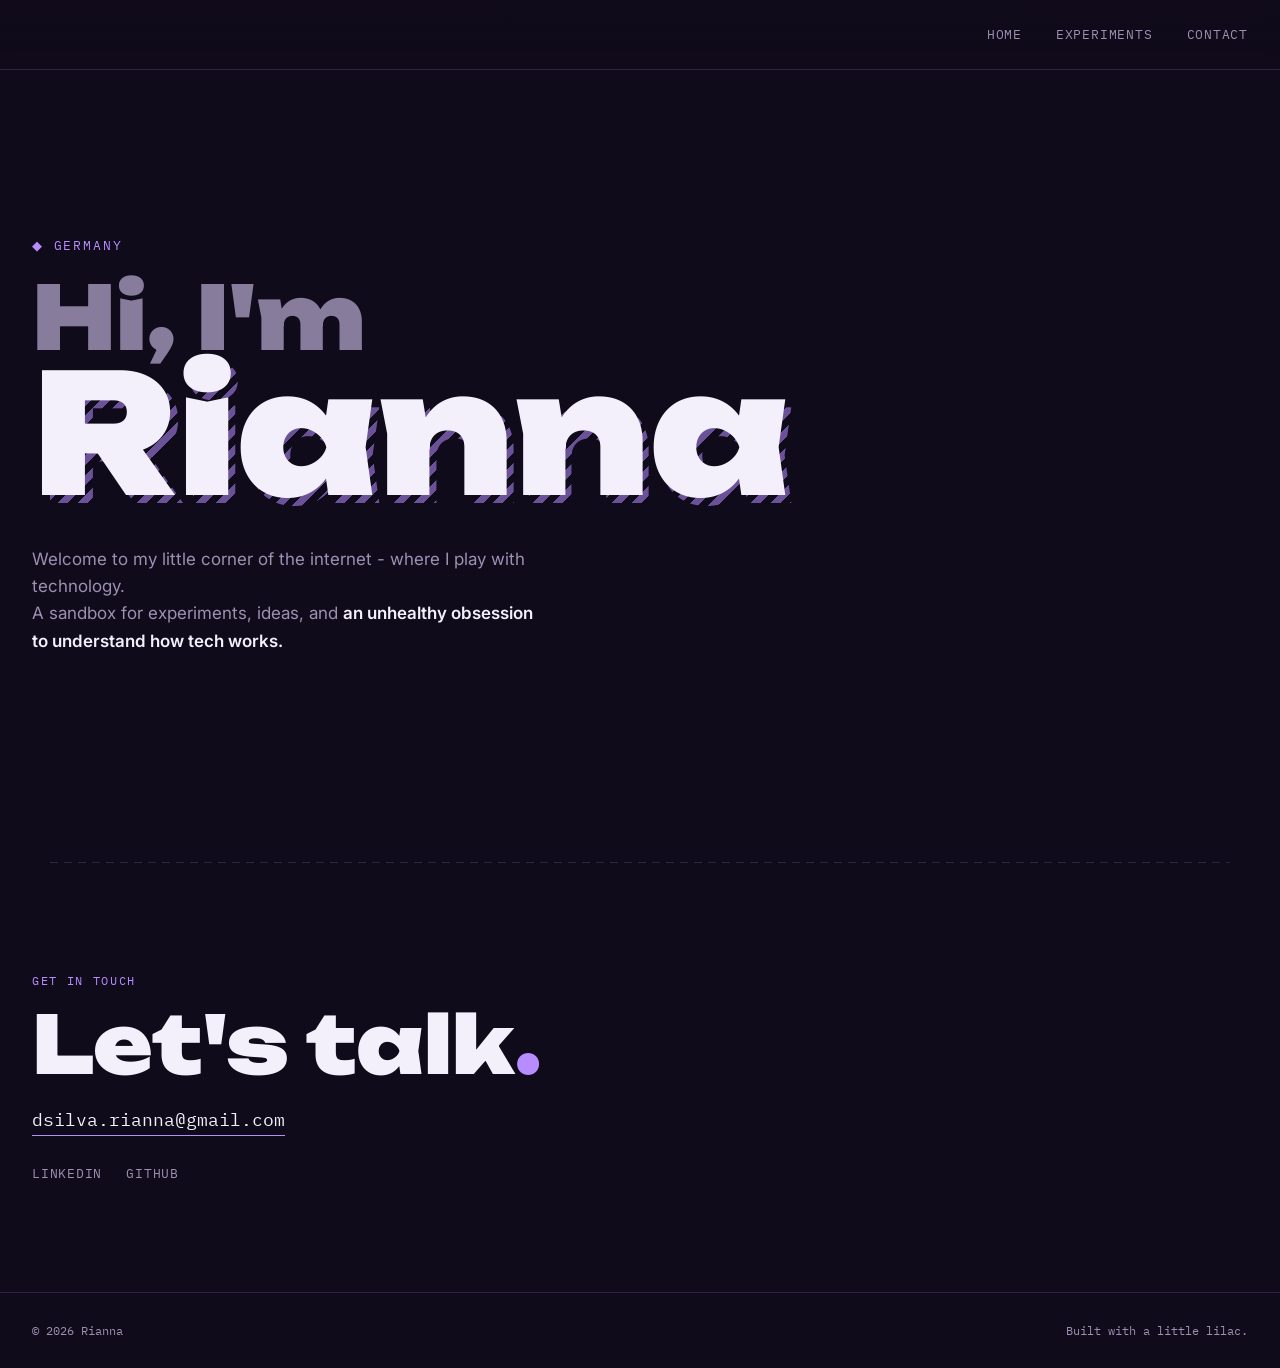
<file: index.html>
<!DOCTYPE html>
<html lang="en">
<head>
<meta charset="UTF-8">
<meta name="viewport" content="width=device-width, initial-scale=1.0">
<title>Rianna Dsilva</title>
<link rel="preconnect" href="https://fonts.googleapis.com">
<link href="https://fonts.googleapis.com/css2?family=Unbounded:wght@400;600;800;900&family=Inter:wght@400;500;600&family=IBM+Plex+Mono:wght@400;500&display=swap" rel="stylesheet">
<style>
:root{
  --bg: #100B1A;
  --bg-alt: #1A1327;
  --card: #1F1730;
  --accent: #B78CFF;
  --accent-soft: #7C5CC4;
  --text: #F4F0FB;
  --text-muted: #9C90B3;
  --line: #2E2440;
}
*{ margin:0; padding:0; box-sizing:border-box; }
html{ scroll-behavior:smooth; }
body{
  background: var(--bg);
  color: var(--text);
  font-family:'Inter', sans-serif;
  overflow-x:hidden;
}
a{ color:inherit; text-decoration:none; }

/* ---------- NAV ---------- */
.nav{
  position:sticky; top:0; z-index:50;
  display:flex; align-items:center; justify-content: flex-end;   
  padding:26px 32px;
  background:linear-gradient(180deg, rgba(16,11,26,0.92), rgba(16,11,26,0.7));
  backdrop-filter:blur(6px);
  border-bottom:1px solid var(--line);
}
.logo{
  font-family:'Unbounded', sans-serif;
  font-weight:800; font-size:18px; letter-spacing:0.02em;
}
.logo span{ color:var(--accent); }
.nav-links{ display:flex; gap:34px; font-family:'IBM Plex Mono', monospace; font-size:13px; letter-spacing:0.06em; text-transform:uppercase; }
.nav-links a{ position:relative; color:var(--text-muted); transition:color .25s; }
.nav-links a::after{
  content:''; position:absolute; left:0; bottom:-6px; width:0; height:1px; background:var(--accent);
  transition:width .25s ease;
}
.nav-links a:hover{ color:var(--text); }
.nav-links a:hover::after{ width:100%; }
.nav-links a:focus-visible, a:focus-visible{ outline:2px solid var(--accent); outline-offset:3px; }

/* ---------- HERO ---------- */
.hero{
  min-height:88vh;
  display:flex; flex-direction:column; justify-content:center;
  padding:60px 32px 100px;
  position:relative;
}
.eyebrow{
  font-family:'IBM Plex Mono', monospace;
  font-size:13px; letter-spacing:0.14em; text-transform:uppercase;
  color:var(--accent);
  margin-bottom:22px;
}
.eyebrow::before{ content:'◆ '; }
.hero-title{
  font-family:'Unbounded', sans-serif;
  font-weight:900;
  line-height:0.95;
  letter-spacing:-0.01em;
}
.line1{
  display:block;
  font-size: clamp(40px, 7vw, 88px);
  color: var(--text-muted);
  opacity:0.85;
}
.line2{
  display:block;
  font-size: clamp(70px, 13vw, 168px);
  color: var(--text);
  position:relative;
  margin-top:-6px;
}
.line2::before{
  content: attr(data-text);
  position:absolute;
  left:8px; top:8px;
  z-index:-1;
  background: repeating-linear-gradient(135deg, var(--accent) 0 7px, transparent 7px 14px);
  -webkit-background-clip:text; background-clip:text; color:transparent;
  opacity:0.55;
  pointer-events:none;
}
.ltr{
  display:inline-block;
  animation: floaty 3.6s ease-in-out infinite;
  transition: transform .2s ease, color .2s ease;
  will-change: transform;
}
.ltr:nth-child(2n){ animation-duration:4.1s; animation-delay:0.25s; }
.ltr:nth-child(3n){ animation-duration:3.2s; animation-delay:0.55s; }
.ltr:nth-child(3n+1){ animation-duration:4.5s; animation-delay:0.1s; }
.ltr:hover{
  animation-play-state: paused;
  transform: translateY(-14px) rotate(-6deg) scale(1.08);
  color: var(--accent);
}
@keyframes floaty{
  0%,100%{ transform:translateY(0) rotate(0deg); }
  50%{ transform:translateY(-6px) rotate(-1.4deg); }
}
.hero-sub{
  margin-top:34px;
  max-width:520px;
  font-size:17px;
  color:var(--text-muted);
  line-height:1.6;
}
.hero-sub strong{ color:var(--text); font-weight:600; }

/* ---------- STITCH DIVIDER ---------- */
.stitch{
  height:1px;
  background-image: linear-gradient(90deg, var(--line) 60%, transparent 40%);
  background-size: 14px 1px;
  max-width:1180px; margin:0 auto;
}

/* ---------- SECTIONS (reveal) ---------- */
section.block{ padding:110px 32px; }
.reveal{ opacity:0; transform:translateY(28px); transition:opacity .7s ease, transform .7s ease; }
.reveal.in{ opacity:1; transform:translateY(0); }

.tag-label{
  font-family:'IBM Plex Mono', monospace; font-size:12px; letter-spacing:0.14em;
  text-transform:uppercase; color:var(--accent); margin-bottom:16px; display:block;
}

/* ---------- CONTACT ---------- */
.contact{ text-align:left; }
.contact-title{ font-family:'Unbounded', sans-serif; font-weight:900; font-size:clamp(38px,7vw,80px); line-height:1; margin-bottom:24px; }
.contact-title span{ color:var(--accent); }
.email-link{
  font-family:'IBM Plex Mono', monospace; font-size:18px;
  border-bottom:1.5px solid var(--accent); padding-bottom:4px;
  transition: color .25s;
}
.email-link:hover{ color:var(--accent); }
.socials{ display:flex; gap:24px; margin-top:34px; font-family:'IBM Plex Mono', monospace; font-size:13px; text-transform:uppercase; letter-spacing:0.06em; color:var(--text-muted); }
.socials a:hover{ color:var(--text); }

footer{
  padding:30px 32px; border-top:1px solid var(--line);
  display:flex; justify-content:space-between; flex-wrap:wrap; gap:10px;
  font-family:'IBM Plex Mono', monospace; font-size:12px; color:var(--text-muted);
}

@media (max-width:760px){
  .nav-links{ gap:18px; }
}

@media (prefers-reduced-motion: reduce){
  *{ animation:none !important; transition:none !important; }
}

</style>
</head>
<body>
  <header class="nav">
    <nav class="nav-links">
      <a href="#home">Home</a>
      <a href="/experiments.html">Experiments</a>
      <a href="#contact">Contact</a>
    </nav>
  </header>

  <section class="hero">
    <p class="eyebrow">Germany</p>
    <h1 class="hero-title">
      <span class="line1">Hi, I'm</span>
      <span class="line2" id="hero-name" data-text="Rianna"></span>
    </h1>
    <p class="hero-sub">Welcome to my little corner of the internet - where I play with technology.<br> 
      A sandbox for experiments, ideas, and <strong>an unhealthy obsession to understand how tech works.</strong></p>
  </section>
  <div class="stitch"></div>

  <section id="contact" class="block reveal contact">
    <span class="tag-label">Get in touch</span>
    <h2 class="contact-title">Let's talk<span>.</span></h2>
    <a class="email-link" href="mailto:dsilva.rianna@gmail.com">dsilva.rianna@gmail.com</a>
    <div class="socials">
      <a href="https://www.linkedin.com/in/riannadsilva/">LinkedIn</a>
      <a href="https://github.com/riannadsilva">GitHub</a>
    </div>
  </section>

  <footer>
    <span>© <span id="year"></span> Rianna </span>
    <span>Built with a little lilac.</span>
  </footer>

<script>
// Split hero name into individually animated letters
const nameEl = document.getElementById('hero-name');
const nameText = nameEl.getAttribute('data-text');
nameEl.innerHTML = nameText.split('').map(ch => `<span class="ltr">${ch}</span>`).join('');

// Footer year
document.getElementById('year').textContent = new Date().getFullYear();

// Scroll reveal
const revealEls = document.querySelectorAll('.reveal');
const io = new IntersectionObserver((entries) => {
  entries.forEach(entry => {
    if (entry.isIntersecting) {
      entry.target.classList.add('in');
      io.unobserve(entry.target);
    }
  });
}, { threshold: 0.15 });
revealEls.forEach(el => io.observe(el));

</script>
</body>
</html>
</file>
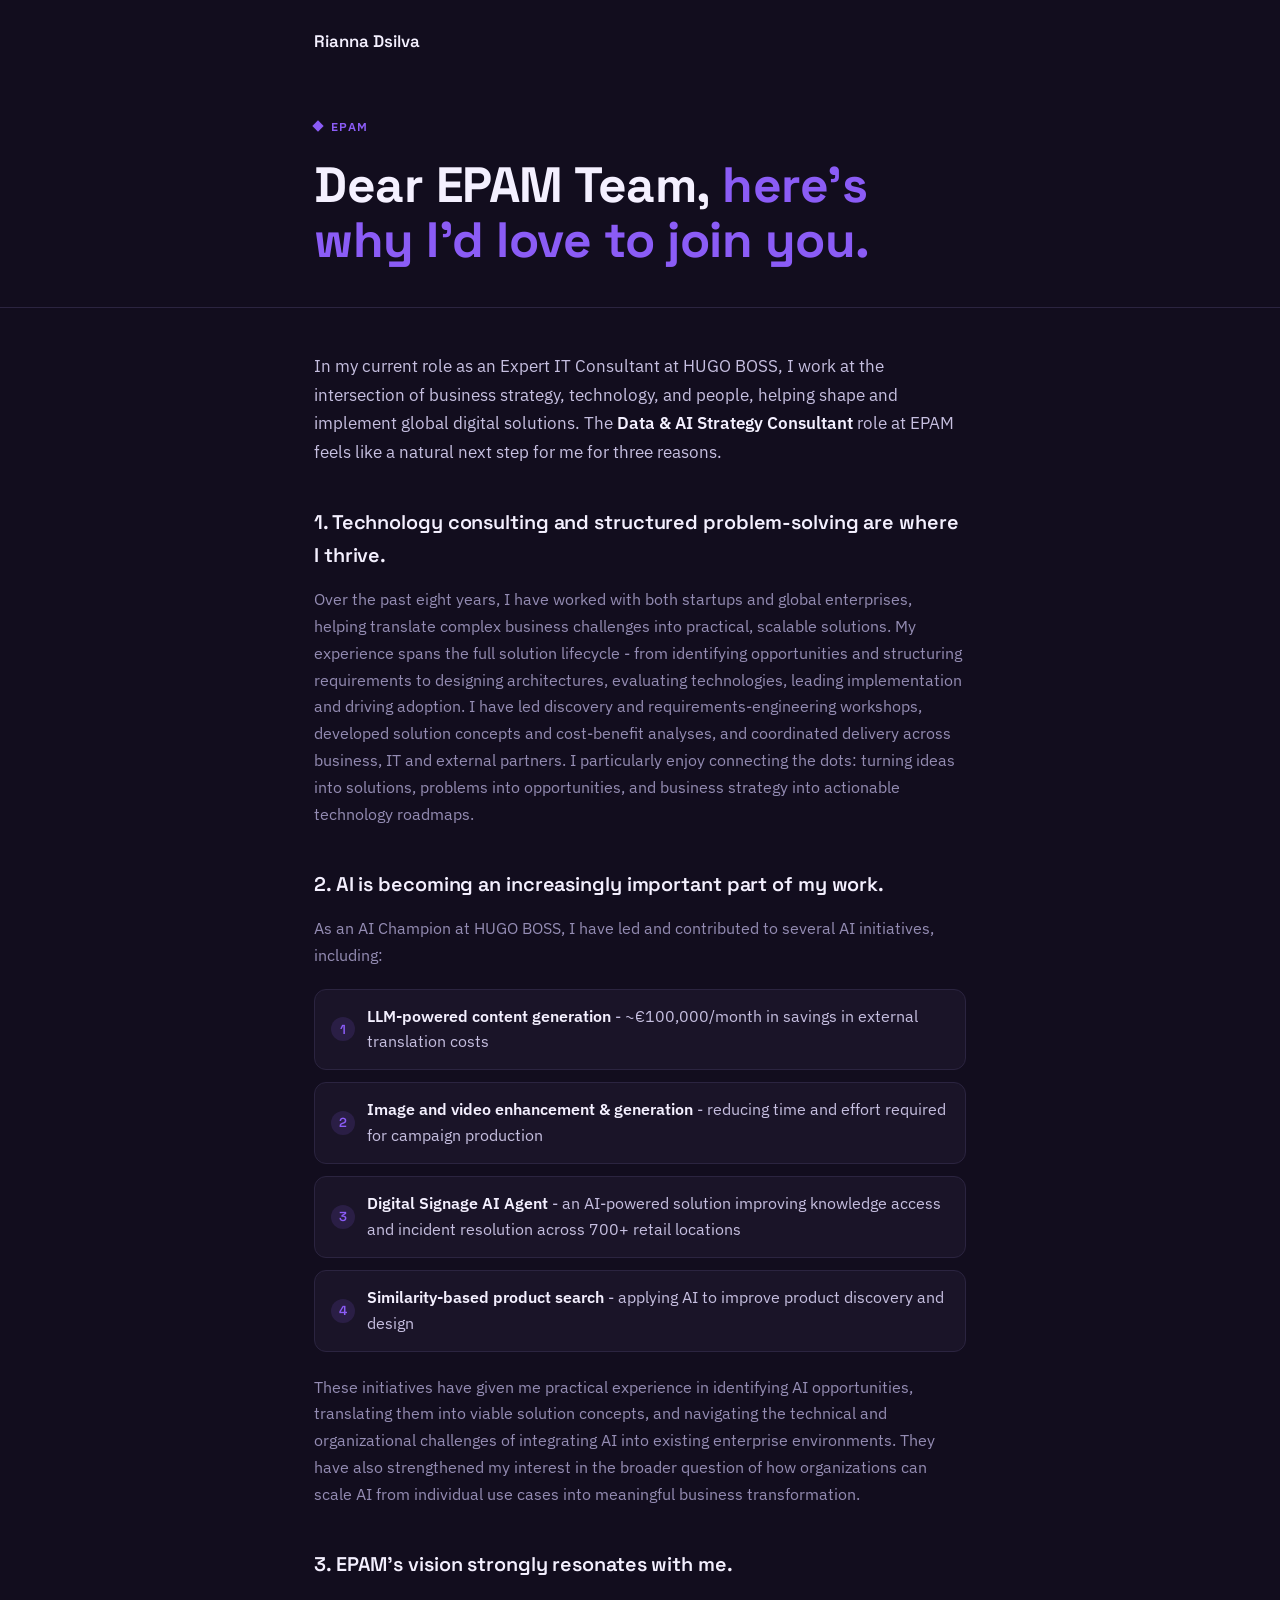
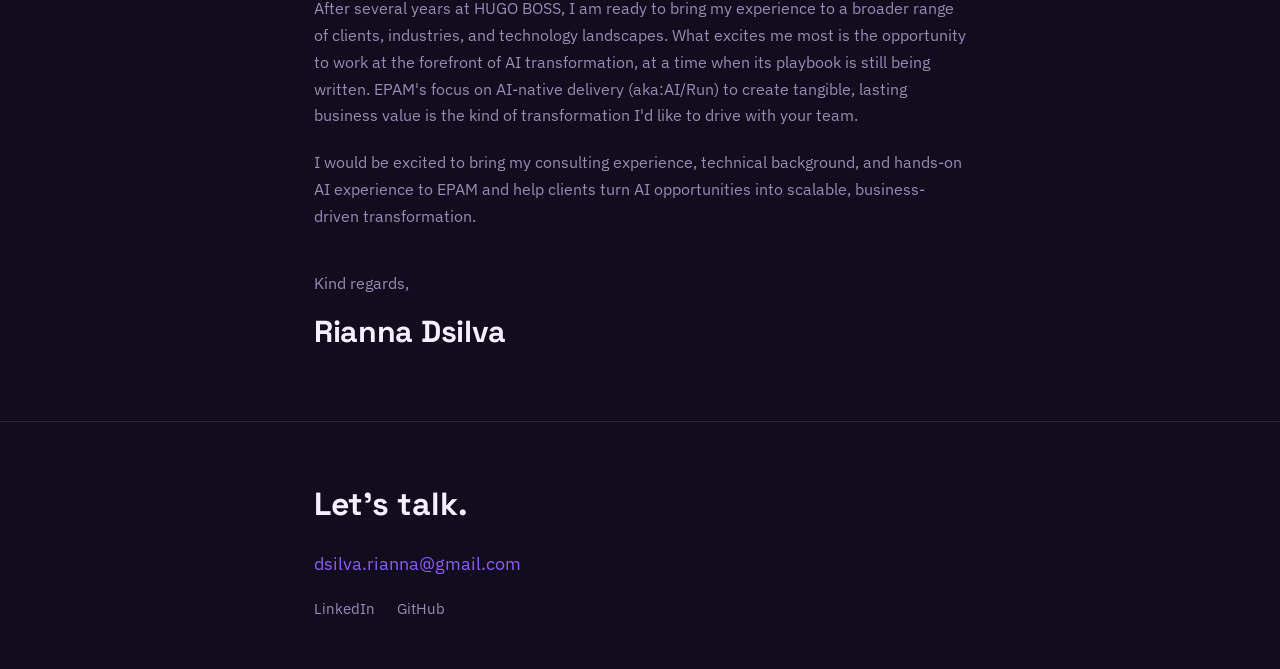
<file: epam/index.html>
<!DOCTYPE html>
<html lang="en">
<head>
<meta charset="UTF-8" />
<meta name="viewport" content="width=device-width, initial-scale=1.0" />
<title>Cover Letter - Rianna Dsilva</title>
<link rel="preconnect" href="https://fonts.googleapis.com">
<link rel="preconnect" href="https://fonts.gstatic.com" crossorigin>
<link href="https://fonts.googleapis.com/css2?family=Space+Grotesk:wght@500;600;700&family=IBM+Plex+Sans:wght@400;500;600&display=swap" rel="stylesheet">
<style>
  :root{
    --bg: #120D1E;
    --panel: #1A1428;
    --text: #F4F0FF;
    --muted: #948CB3;
    --accent: #8B5CF6;
    --accent-soft: rgba(139, 92, 246, 0.14);
    --line: #2B2440;
  }

  *{ box-sizing: border-box; }

  html{ scroll-behavior: smooth; }

  body{
    margin:0;
    background: var(--bg);
    color: var(--muted);
    font-family: 'IBM Plex Sans', -apple-system, BlinkMacSystemFont, sans-serif;
    line-height: 1.65;
    -webkit-font-smoothing: antialiased;
  }

  a{ color: var(--accent); text-decoration: none; }
  a:hover{ text-decoration: underline; }
  a:focus-visible, button:focus-visible{
    outline: 2px solid var(--accent);
    outline-offset: 3px;
  }

  .wrap{
    max-width: 700px;
    margin: 0 auto;
    padding: 0 24px;
  }

  /* Nav */
  nav{
    padding: 28px 0 0;
  }
  nav .brand{
    font-family: 'Space Grotesk', sans-serif;
    font-weight: 600;
    font-size: 1.05rem;
    color: var(--text);
  }

  /* Hero */
  header.hero{
    padding: 60px 0 40px;
    border-bottom: 1px solid var(--line);
  }
  .eyebrow{
    display:flex;
    align-items:center;
    gap: 9px;
    font-size: 0.78rem;
    letter-spacing: 0.12em;
    text-transform: uppercase;
    color: var(--accent);
    font-weight: 600;
    margin-bottom: 22px;
  }
  .eyebrow::before{
    content:"";
    width: 8px;
    height: 8px;
    background: var(--accent);
    transform: rotate(45deg);
    flex-shrink: 0;
  }
  h1{
    font-family: 'Space Grotesk', sans-serif;
    font-weight: 700;
    font-size: clamp(2.1rem, 5.5vw, 3.1rem);
    line-height: 1.1;
    margin: 0;
    color: var(--text);
    letter-spacing: -0.01em;
  }
  h1 .accent{
    color: var(--accent);
  }

  /* Letter */
  main.letter{
    padding: 44px 0 24px;
  }
  .letter p{
    margin: 0 0 20px;
    font-size: 1.02rem;
    color: var(--muted);
  }
  .letter p.lede{
    font-size: 1.08rem;
    color: #C6BFE0;
  }
  .letter strong{
    color: var(--text);
    font-weight: 600;
  }
  .letter h2{
    font-family: 'Space Grotesk', sans-serif;
    font-weight: 600;
    font-size: 1.24rem;
    color: var(--text);
    margin: 40px 0 14px;
    letter-spacing: -0.005em;
  }

  ol.achievements{
    list-style: none;
    counter-reset: item;
    margin: 0 0 22px;
    padding: 0;
    display: grid;
    gap: 12px;
  }
  ol.achievements li{
    counter-increment: item;
    position: relative;
    padding: 14px 18px 14px 52px;
    background: var(--panel);
    border: 1px solid var(--line);
    border-radius: 12px;
    font-size: 0.98rem;
    color: #C6BFE0;
  }
  ol.achievements li::before{
    content: counter(item);
    position: absolute;
    left: 16px;
    top: 50%;
    transform: translateY(-50%);
    width: 24px;
    height: 24px;
    border-radius: 50%;
    background: var(--accent-soft);
    color: var(--accent);
    font-family: 'Space Grotesk', sans-serif;
    font-weight: 600;
    font-size: 0.82rem;
    display:flex;
    align-items:center;
    justify-content:center;
  }

  .signoff{
    margin-top: 40px;
  }
  .signoff p{ margin: 0; color: var(--muted); }

  .stripe-name{
    display: inline-block;
    font-family: 'Space Grotesk', sans-serif;
    font-weight: 700;
    font-size: 1.9rem;
    color: var(--text);
    margin-top: 10px;
    letter-spacing: -0.01em;
  }

  /* Footer / contact — mirrors homepage */
  footer{
    margin-top: 40px;
    padding: 56px 0 48px;
    border-top: 1px solid var(--line);
  }
  footer h2{
    font-family: 'Space Grotesk', sans-serif;
    font-weight: 700;
    font-size: 2rem;
    margin: 0 0 18px;
    color: var(--text);
  }
  footer .email{
    font-size: 1.1rem;
    color: var(--accent);
  }
  footer .social{
    margin-top: 18px;
    display:flex;
    gap: 22px;
    font-size: 0.95rem;
  }
  footer .social a{ color: var(--muted); }
  footer .social a:hover{ color: var(--accent); }
  footer .copyright{
    margin-top: 40px;
    color: #5F5880;
    font-size: 0.85rem;
  }

  @media (max-width: 480px){
    header.hero{ padding: 44px 0 32px; }
    ol.achievements li{ padding-left: 48px; }
    .stripe-name{ font-size: 1.5rem; }
  }

  @media (prefers-reduced-motion: reduce){
    html{ scroll-behavior: auto; }
  }
</style>
</head>
<body>

<nav>
  <div class="wrap">
    <span class="brand">Rianna Dsilva</span>
  </div>
</nav>

<header class="hero">
  <div class="wrap">
    <span class="eyebrow">EPAM</span>
    <h1>Dear EPAM Team, <span class="accent">here's why I'd love to join you.</span></h1>
  </div>
</header>

<main class="letter">
  <div class="wrap">

    <p class="lede">In my current role as an Expert IT Consultant at HUGO BOSS, I work at the intersection of business strategy, technology, and people, helping shape and implement global digital solutions. The <strong>Data &amp; AI Strategy Consultant</strong> role at EPAM feels like a natural next step for me for three reasons.</p>

    <h2>1. Technology consulting and structured problem-solving are where I thrive.</h2>
    <p>Over the past eight years, I have worked with both startups and global enterprises, helping translate complex business challenges into practical, scalable solutions. My experience spans the full solution lifecycle - from identifying opportunities and structuring requirements to designing architectures, evaluating technologies, leading implementation and driving adoption. I have led discovery and requirements-engineering workshops, developed solution concepts and cost-benefit analyses, and coordinated delivery across business, IT and external partners. I particularly enjoy connecting the dots: turning ideas into solutions, problems into opportunities, and business strategy into actionable technology roadmaps.</p>

    <h2>2. AI is becoming an increasingly important part of my work.</h2>
    <p>As an AI Champion at HUGO BOSS, I have led and contributed to several AI initiatives, including:</p>

    <ol class="achievements">
      <li><strong>LLM-powered content generation</strong> - ~&euro;100,000/month in savings in external translation costs</li>
      <li><strong>Image and video enhancement &amp; generation</strong> - reducing time and effort required for campaign production</li>
      <li><strong>Digital Signage AI Agent</strong> - an AI-powered solution improving knowledge access and incident resolution across 700+ retail locations</li>
      <li><strong>Similarity-based product search</strong> - applying AI to improve product discovery and design</li>
    </ol>

    <p>These initiatives have given me practical experience in identifying AI opportunities, translating them into viable solution concepts, and navigating the technical and organizational challenges of integrating AI into existing enterprise environments. They have also strengthened my interest in the broader question of how organizations can scale AI from individual use cases into meaningful business transformation.</p>

    <h2>3. EPAM's vision strongly resonates with me.</h2>
    <p>After several years at HUGO BOSS, I am ready to bring my experience to a broader range of clients, industries, and technology landscapes. What excites me most is the opportunity to work at the forefront of AI transformation, at a time when its playbook is still being written. EPAM's focus on AI-native delivery (aka:AI/Run) to create tangible, lasting business value is the kind of transformation I'd like to drive with your team.</p>

    <p>I would be excited to bring my consulting experience, technical background, and hands-on AI experience to EPAM and help clients turn AI opportunities into scalable, business-driven transformation.</p>

    <div class="signoff">
      <p>Kind regards,</p>
      <span class="stripe-name">Rianna Dsilva</span>
    </div>

  </div>
</main>

<footer id="contact">
  <div class="wrap">
    <h2>Let's talk.</h2>
    <div class="email"><a href="mailto:dsilva.rianna@gmail.com">dsilva.rianna@gmail.com</a></div>
    <div class="social">
      <a href="https://www.linkedin.com/in/riannadsilva/">LinkedIn</a>
      <a href="https://github.com/riannadsilva">GitHub</a>
    </div>
  </div>
</footer>

</body>
</html>
</file>
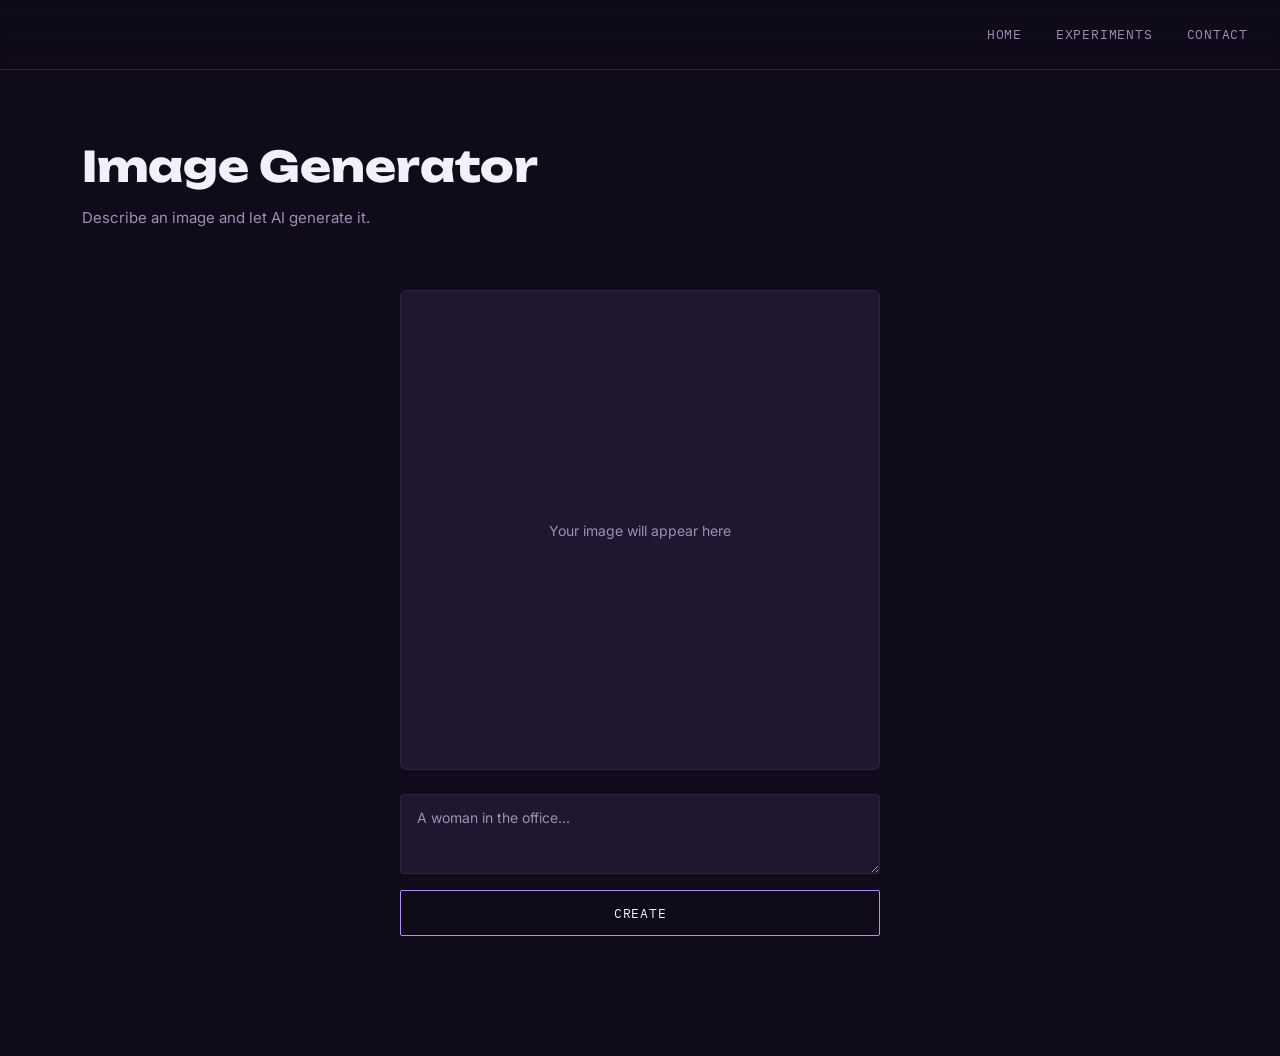
<file: experiments/aiimagegenerator/index.html>
<!DOCTYPE html>
<html lang="en">
<head>
<meta charset="UTF-8">
<meta name="viewport" content="width=device-width, initial-scale=1.0" />
<title>AI Image Generator</title>
<link rel="icon" type="image/x-icon" href="/images/favicon.svg">
<link rel="stylesheet" href="style.css">
<link rel="preconnect" href="https://fonts.googleapis.com">
<link href="https://fonts.googleapis.com/css2?family=Unbounded:wght@400;600;800;900&family=Inter:wght@400;500;600&family=IBM+Plex+Mono:wght@400;500&display=swap" rel="stylesheet">
</head>
<body>

  <header class="nav">
    <nav class="nav-links">
      <a href="/#home">Home</a>
      <a href="/experiments.html">Experiments</a>
      <a href="/#contact">Contact</a>
    </nav>
  </header>

  <section class="generator-section">
    <div class="generator-header">
      <h1 class="generator-title">Image Generator</h1>
      <p class="generator-sub">Describe an image and let AI generate it.</p>
    </div>

    <div class="generator-content">
      <div id="output-img" class="frame">
        <h2>Your image will appear here</h2>
      </div>

      <textarea placeholder="A woman in the office..." id="instruction"></textarea>
      <button id="submit-btn">Create</button>
    </div>
  </section>

  <script src="script.js"></script>
</body>
</html>
</file>
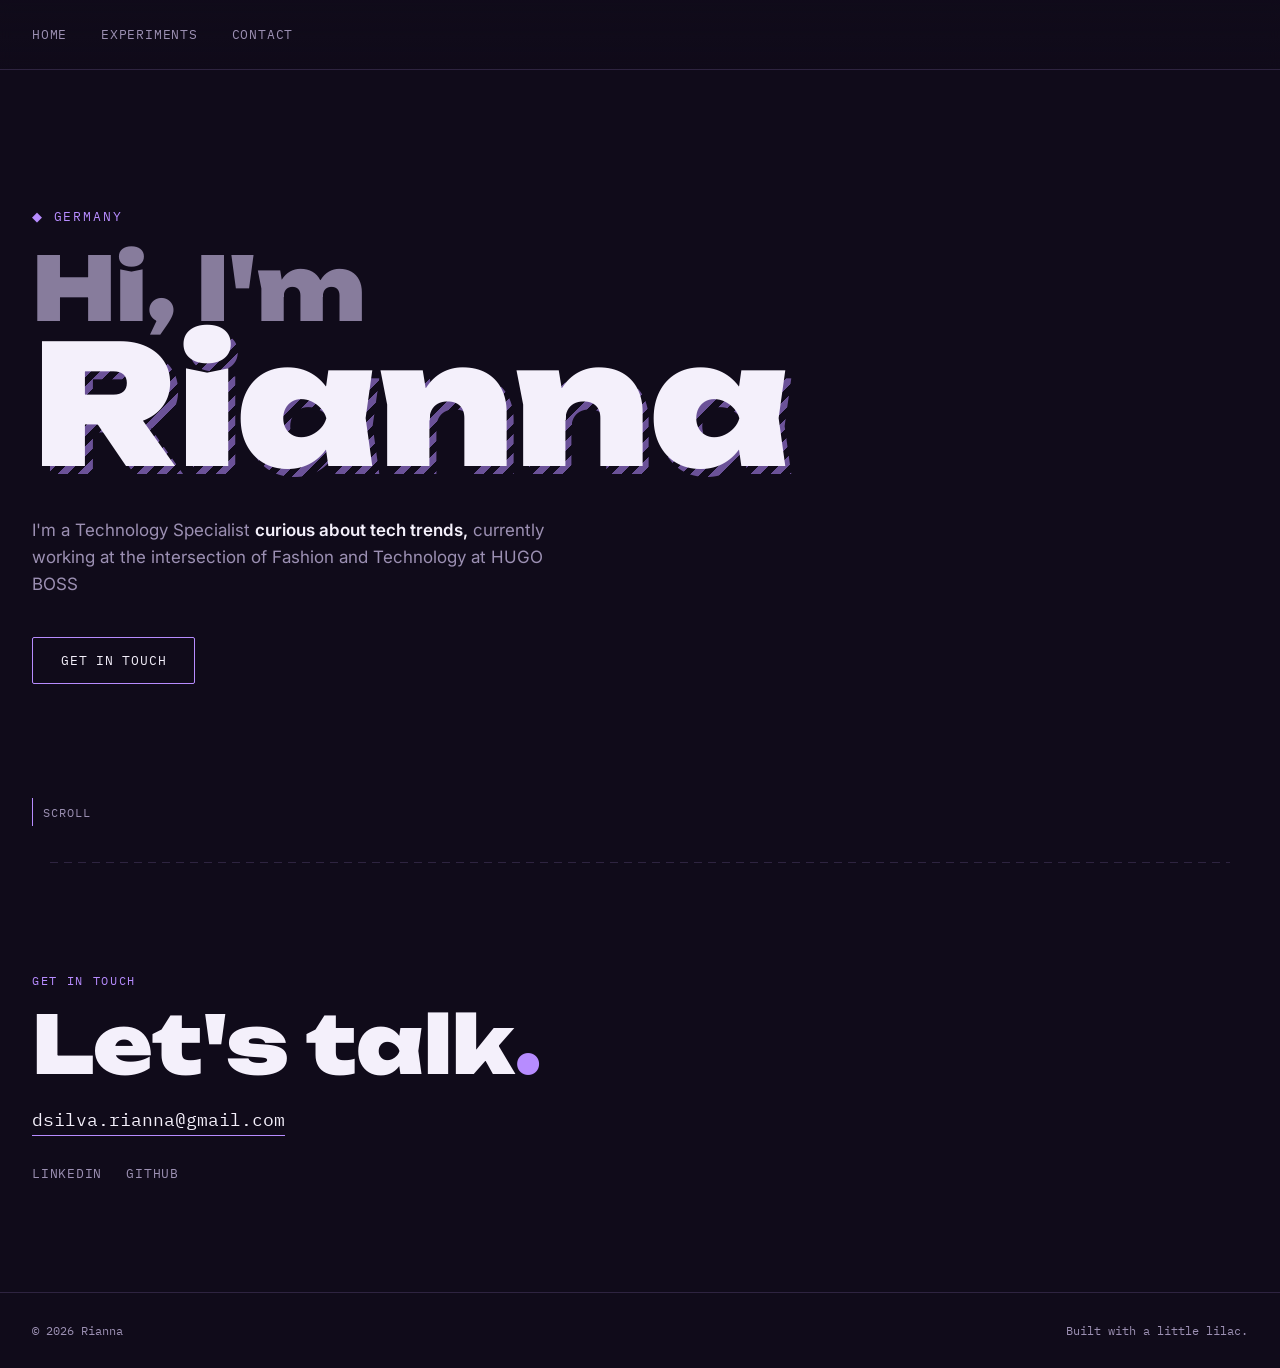
<file: hello.html>
<!DOCTYPE html>
<html lang="en">
<head>
<meta charset="UTF-8">
<meta name="viewport" content="width=device-width, initial-scale=1.0">
<title>Rianna Dsilva</title>
<link rel="preconnect" href="https://fonts.googleapis.com">
<link href="https://fonts.googleapis.com/css2?family=Unbounded:wght@400;600;800;900&family=Inter:wght@400;500;600&family=IBM+Plex+Mono:wght@400;500&display=swap" rel="stylesheet">
<style>
:root{
  --bg: #100B1A;
  --bg-alt: #1A1327;
  --card: #1F1730;
  --accent: #B78CFF;
  --accent-soft: #7C5CC4;
  --text: #F4F0FB;
  --text-muted: #9C90B3;
  --line: #2E2440;
}
*{ margin:0; padding:0; box-sizing:border-box; }
html{ scroll-behavior:smooth; }
body{
  background: var(--bg);
  color: var(--text);
  font-family:'Inter', sans-serif;
  overflow-x:hidden;
}
a{ color:inherit; text-decoration:none; }

/* ---------- NAV ---------- */
.nav{
  position:sticky; top:0; z-index:50;
  display:flex; align-items:center; justify-content:space-between;
  padding:26px 32px;
  background:linear-gradient(180deg, rgba(16,11,26,0.92), rgba(16,11,26,0.7));
  backdrop-filter:blur(6px);
  border-bottom:1px solid var(--line);
}
.logo{
  font-family:'Unbounded', sans-serif;
  font-weight:800; font-size:18px; letter-spacing:0.02em;
}
.logo span{ color:var(--accent); }
.nav-links{ display:flex; gap:34px; font-family:'IBM Plex Mono', monospace; font-size:13px; letter-spacing:0.06em; text-transform:uppercase; }
.nav-links a{ position:relative; color:var(--text-muted); transition:color .25s; }
.nav-links a::after{
  content:''; position:absolute; left:0; bottom:-6px; width:0; height:1px; background:var(--accent);
  transition:width .25s ease;
}
.nav-links a:hover{ color:var(--text); }
.nav-links a:hover::after{ width:100%; }
.nav-links a:focus-visible, a:focus-visible{ outline:2px solid var(--accent); outline-offset:3px; }

/* ---------- HERO ---------- */
.hero{
  min-height:88vh;
  display:flex; flex-direction:column; justify-content:center;
  padding:60px 32px 100px;
  position:relative;
}
.eyebrow{
  font-family:'IBM Plex Mono', monospace;
  font-size:13px; letter-spacing:0.14em; text-transform:uppercase;
  color:var(--accent);
  margin-bottom:22px;
}
.eyebrow::before{ content:'◆ '; }
.hero-title{
  font-family:'Unbounded', sans-serif;
  font-weight:900;
  line-height:0.95;
  letter-spacing:-0.01em;
}
.line1{
  display:block;
  font-size: clamp(40px, 7vw, 88px);
  color: var(--text-muted);
  opacity:0.85;
}
.line2{
  display:block;
  font-size: clamp(70px, 13vw, 168px);
  color: var(--text);
  position:relative;
  margin-top:-6px;
}
.line2::before{
  content: attr(data-text);
  position:absolute;
  left:8px; top:8px;
  z-index:-1;
  background: repeating-linear-gradient(135deg, var(--accent) 0 7px, transparent 7px 14px);
  -webkit-background-clip:text; background-clip:text; color:transparent;
  opacity:0.55;
  pointer-events:none;
}
.ltr{
  display:inline-block;
  animation: floaty 3.6s ease-in-out infinite;
  transition: transform .2s ease, color .2s ease;
  will-change: transform;
}
.ltr:nth-child(2n){ animation-duration:4.1s; animation-delay:0.25s; }
.ltr:nth-child(3n){ animation-duration:3.2s; animation-delay:0.55s; }
.ltr:nth-child(3n+1){ animation-duration:4.5s; animation-delay:0.1s; }
.ltr:hover{
  animation-play-state: paused;
  transform: translateY(-14px) rotate(-6deg) scale(1.08);
  color: var(--accent);
}
@keyframes floaty{
  0%,100%{ transform:translateY(0) rotate(0deg); }
  50%{ transform:translateY(-6px) rotate(-1.4deg); }
}
.hero-sub{
  margin-top:34px;
  max-width:520px;
  font-size:17px;
  color:var(--text-muted);
  line-height:1.6;
}
.hero-sub strong{ color:var(--text); font-weight:600; }
.hero-cta{ margin-top:38px; display:flex; align-items:center; gap:20px; }
.btn-outline{
  font-family:'IBM Plex Mono', monospace;
  font-size:13px; letter-spacing:0.06em; text-transform:uppercase;
  border:1.5px solid var(--accent);
  color:var(--text);
  padding:14px 28px;
  border-radius:2px;
  transition: background .25s ease, color .25s ease, transform .25s ease;
  display:inline-block;
}
.btn-outline:hover{ background:var(--accent); color:#100B1A; transform:translateY(-2px); }

.scroll-cue{
  position:absolute; bottom:36px; left:32px;
  font-family:'IBM Plex Mono', monospace; font-size:12px;
  color:var(--text-muted); letter-spacing:0.08em;
  display:flex; align-items:center; gap:10px;
}
.scroll-cue .bar{ width:1px; height:28px; background:var(--accent); animation:scrollpulse 1.8s ease-in-out infinite; }
@keyframes scrollpulse{ 0%,100%{ opacity:0.2; } 50%{ opacity:1; } }

/* ---------- STITCH DIVIDER ---------- */
.stitch{
  height:1px;
  background-image: linear-gradient(90deg, var(--line) 60%, transparent 40%);
  background-size: 14px 1px;
  max-width:1180px; margin:0 auto;
}

/* ---------- SECTIONS (reveal) ---------- */
section.block{ padding:110px 32px; }
.reveal{ opacity:0; transform:translateY(28px); transition:opacity .7s ease, transform .7s ease; }
.reveal.in{ opacity:1; transform:translateY(0); }

.tag-label{
  font-family:'IBM Plex Mono', monospace; font-size:12px; letter-spacing:0.14em;
  text-transform:uppercase; color:var(--accent); margin-bottom:16px; display:block;
}

/* ---------- CONTACT ---------- */
.contact{ text-align:left; }
.contact-title{ font-family:'Unbounded', sans-serif; font-weight:900; font-size:clamp(38px,7vw,80px); line-height:1; margin-bottom:24px; }
.contact-title span{ color:var(--accent); }
.email-link{
  font-family:'IBM Plex Mono', monospace; font-size:18px;
  border-bottom:1.5px solid var(--accent); padding-bottom:4px;
  transition: color .25s;
}
.email-link:hover{ color:var(--accent); }
.socials{ display:flex; gap:24px; margin-top:34px; font-family:'IBM Plex Mono', monospace; font-size:13px; text-transform:uppercase; letter-spacing:0.06em; color:var(--text-muted); }
.socials a:hover{ color:var(--text); }

footer{
  padding:30px 32px; border-top:1px solid var(--line);
  display:flex; justify-content:space-between; flex-wrap:wrap; gap:10px;
  font-family:'IBM Plex Mono', monospace; font-size:12px; color:var(--text-muted);
}

@media (max-width:760px){
  .nav-links{ gap:18px; }
}

@media (prefers-reduced-motion: reduce){
  *{ animation:none !important; transition:none !important; }
}

</style>
</head>
<body>
  <header class="nav">
    <nav class="nav-links">
      <a href="#home">Home</a>
      <a href="#experiments">Experiments</a>
      <a href="#contact">Contact</a>
    </nav>
  </header>

  <section class="hero">
    <p class="eyebrow">Germany</p>
    <h1 class="hero-title">
      <span class="line1">Hi, I'm</span>
      <span class="line2" id="hero-name" data-text="Rianna"></span>
    </h1>
    <p class="hero-sub">I'm a Technology Specialist <strong>curious about tech trends,</strong> currently working at the intersection of Fashion and Technology at HUGO BOSS</p>
    <div class="hero-cta">
      <a class="btn-outline" href="#contact">Get in touch</a>
    </div>
    <div class="scroll-cue"><span class="bar"></span> SCROLL</div>
  </section>

  <div class="stitch"></div>

  <section id="contact" class="block reveal contact">
    <span class="tag-label">Get in touch</span>
    <h2 class="contact-title">Let's talk<span>.</span></h2>
    <a class="email-link" href="mailto:dsilva.rianna@gmail.com">dsilva.rianna@gmail.com</a>
    <div class="socials">
      <a href="https://www.linkedin.com/in/riannadsilva/">LinkedIn</a>
      <a href="https://github.com/riannadsilva">GitHub</a>
    </div>
  </section>

  <footer>
    <span>© <span id="year"></span> Rianna</span>
    <span>Built with a little lilac.</span>
  </footer>

<script>
// Split hero name into individually animated letters
const nameEl = document.getElementById('hero-name');
const nameText = nameEl.getAttribute('data-text');
nameEl.innerHTML = nameText.split('').map(ch => `<span class="ltr">${ch}</span>`).join('');

// Footer year
document.getElementById('year').textContent = new Date().getFullYear();

// Scroll reveal
const revealEls = document.querySelectorAll('.reveal');
const io = new IntersectionObserver((entries) => {
  entries.forEach(entry => {
    if (entry.isIntersecting) {
      entry.target.classList.add('in');
      io.unobserve(entry.target);
    }
  });
}, { threshold: 0.15 });
revealEls.forEach(el => io.observe(el));

</script>
</body>
</html>
</file>
<file: experiments/aiimagegenerator/style.css>
:root{
  --bg: #100B1A;
  --card: #1F1730;
  --accent: #B78CFF;
  --accent-soft: #7C5CC4;
  --text: #F4F0FB;
  --text-muted: #9C90B3;
  --line: #2E2440;
}
*{ margin:0; padding:0; box-sizing:border-box; }
html, body{
  background: var(--bg);
  color: var(--text);
  font-family:'Inter', sans-serif;
  min-height:100vh;
}
a{ color:inherit; text-decoration:none; }

/* ---------- NAV ---------- */
.nav{
  position:sticky; top:0; z-index:50;
  display:flex; align-items:center; justify-content:flex-end;
  padding:26px 32px;
  background:linear-gradient(180deg, rgba(16,11,26,0.92), rgba(16,11,26,0.7));
  backdrop-filter:blur(6px);
  border-bottom:1px solid var(--line);
}
.nav-links{ display:flex; gap:34px; font-family:'IBM Plex Mono', monospace; font-size:13px; letter-spacing:0.06em; text-transform:uppercase; margin-left:auto; }
.nav-links a{ position:relative; color:var(--text-muted); transition:color .25s; }
.nav-links a::after{
  content:''; position:absolute; left:0; bottom:-6px; width:0; height:1px; background:var(--accent);
  transition:width .25s ease;
}
.nav-links a:hover{ color:var(--text); }
.nav-links a:hover::after{ width:100%; }
.nav-links a:focus-visible{ outline:2px solid var(--accent); outline-offset:3px; }

/* ---------- GENERATOR SECTION ---------- */
.generator-section{
  max-width:1180px;
  margin:0 auto;
  padding:70px 32px 120px;
}
.generator-header{
  text-align:left;
  margin-bottom:60px;
}
.generator-title{
  font-family:'Unbounded', sans-serif; font-weight:800;
  font-size: clamp(28px, 4vw, 42px);
  margin-bottom:14px;
}
.generator-sub{
  color:var(--text-muted); font-size:15px; line-height:1.6;
}

.generator-content{
  width:100%;
  max-width:480px;
  margin:0 auto;
  display:flex;
  flex-direction:column;
  align-items:center;
  text-align:center;
}

.frame{
  width:100%;
  aspect-ratio:1 / 1;
  background: var(--card);
  border:1px solid var(--line);
  border-radius:6px;
  display:flex;
  align-items:center;
  justify-content:center;
  overflow:hidden;
  margin-bottom:24px;
  transition: border-color .3s ease;
}
.frame:hover{ border-color:var(--accent-soft); }
.frame h2{
  font-size:14px;
  font-weight:400;
  color:var(--text-muted);
  padding:24px;
  line-height:1.5;
}
.frame img{
  width:100%;
  height:100%;
  object-fit:cover;
}

textarea{
  width:100%;
  padding:14px 16px;
  border:1px solid var(--line);
  border-radius:4px;
  background: var(--card);
  color: var(--text);
  font-family:'Inter', sans-serif;
  font-size:14px;
  resize:vertical;
  min-height:80px;
  margin-bottom:16px;
  transition: border-color .25s ease;
}
textarea::placeholder{ color:var(--text-muted); }
textarea:focus{
  outline:none;
  border-color:var(--accent);
}

button{
  width:100%;
  font-family:'IBM Plex Mono', monospace; font-size:12.5px; letter-spacing:0.06em; text-transform:uppercase;
  border:1.5px solid var(--accent); background:transparent; color:var(--text);
  padding:14px 20px; border-radius:2px; cursor:pointer;
  transition: background .25s ease, color .25s ease;
}
button:hover{ background:var(--accent); color:var(--bg); }
button:disabled{
  border-color:var(--line); color:var(--text-muted); cursor:not-allowed;
}

@media (max-width:600px){
  .nav-links{ gap:18px; }
  .generator-section{ padding:60px 24px 90px; }
}
</file>
